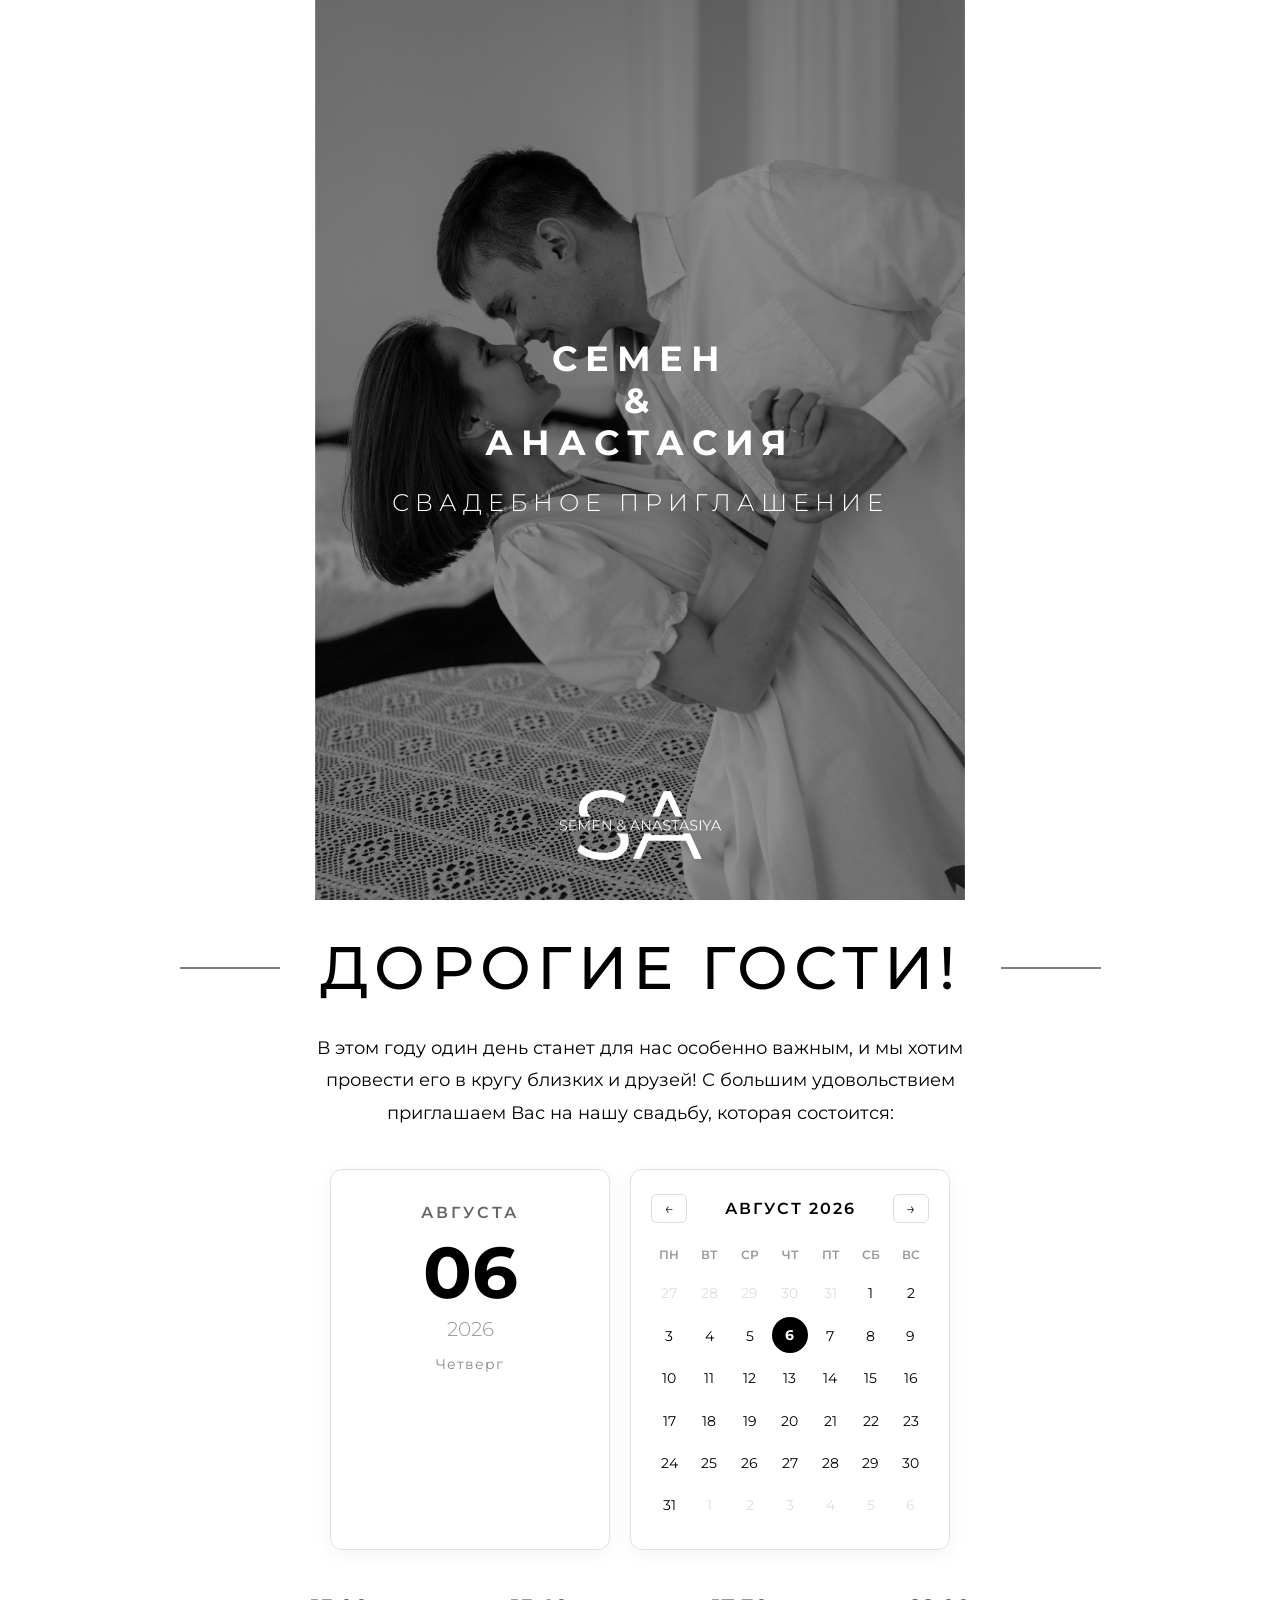
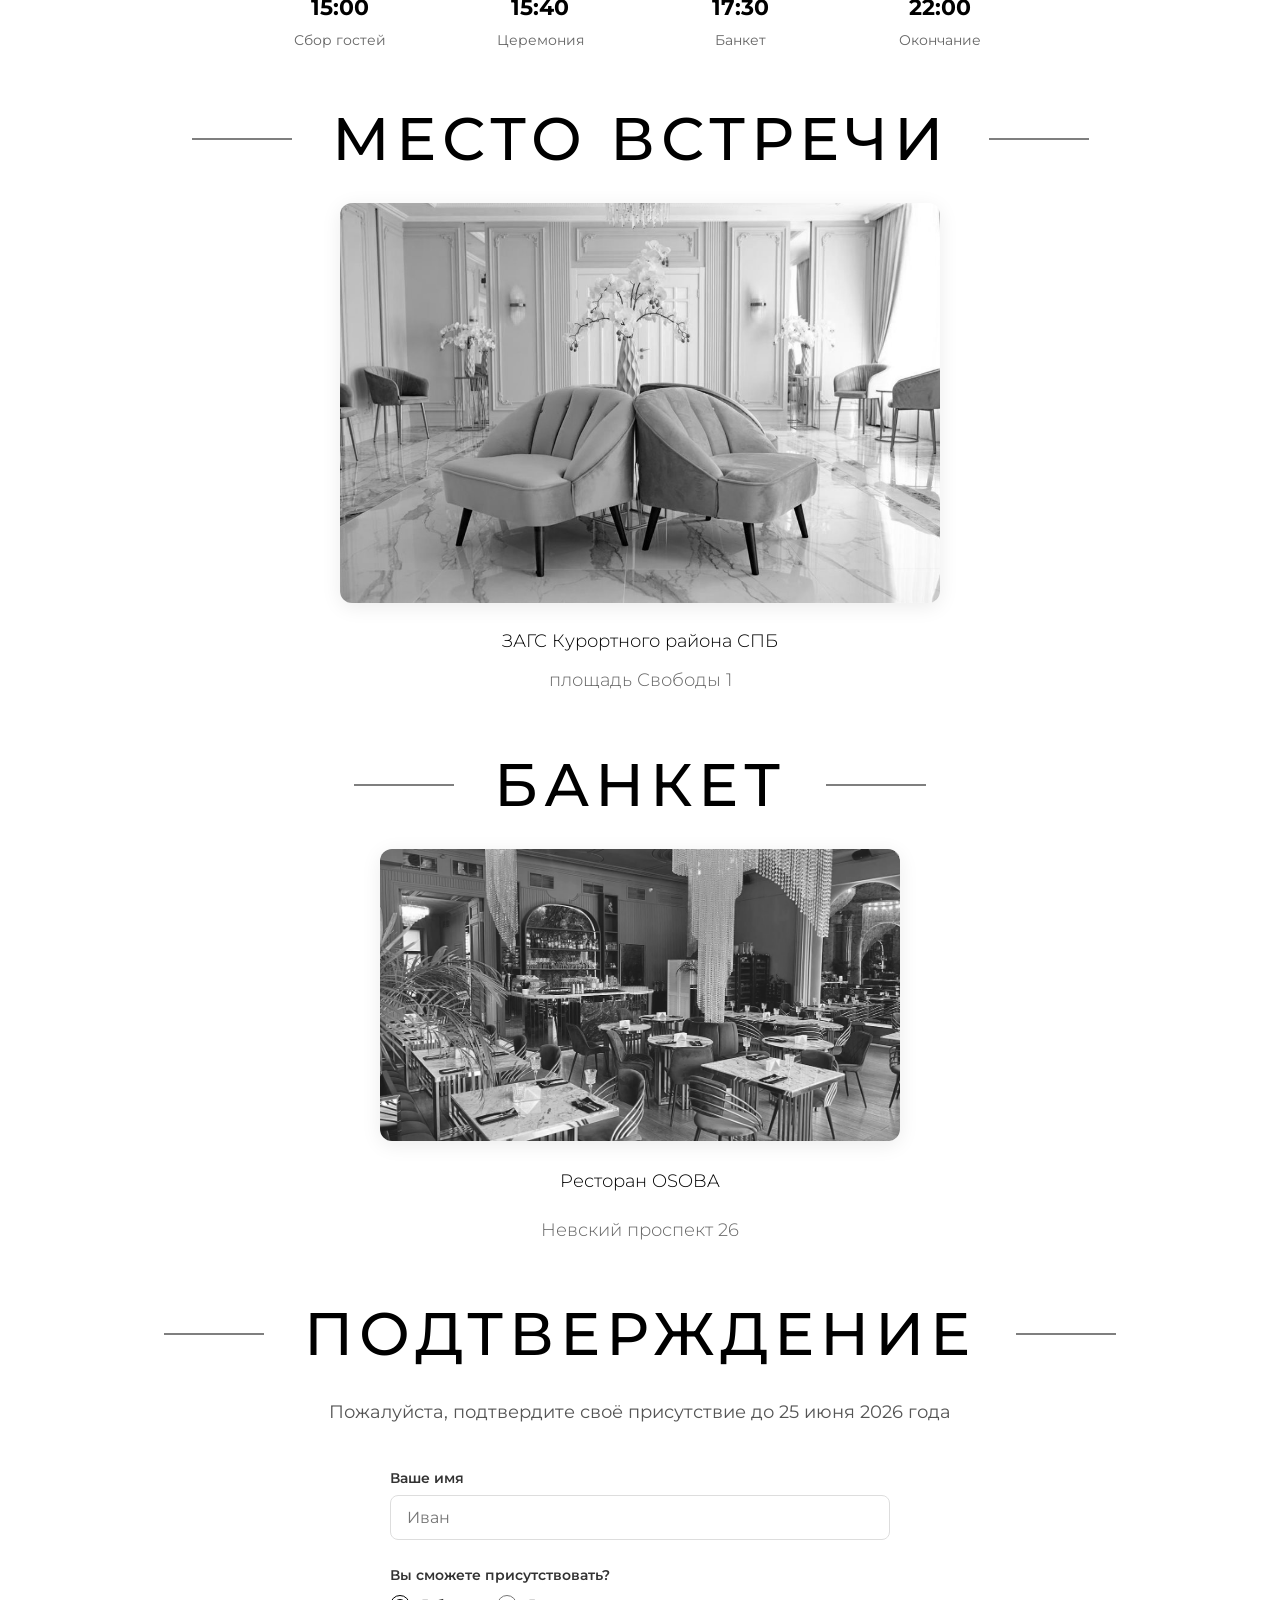
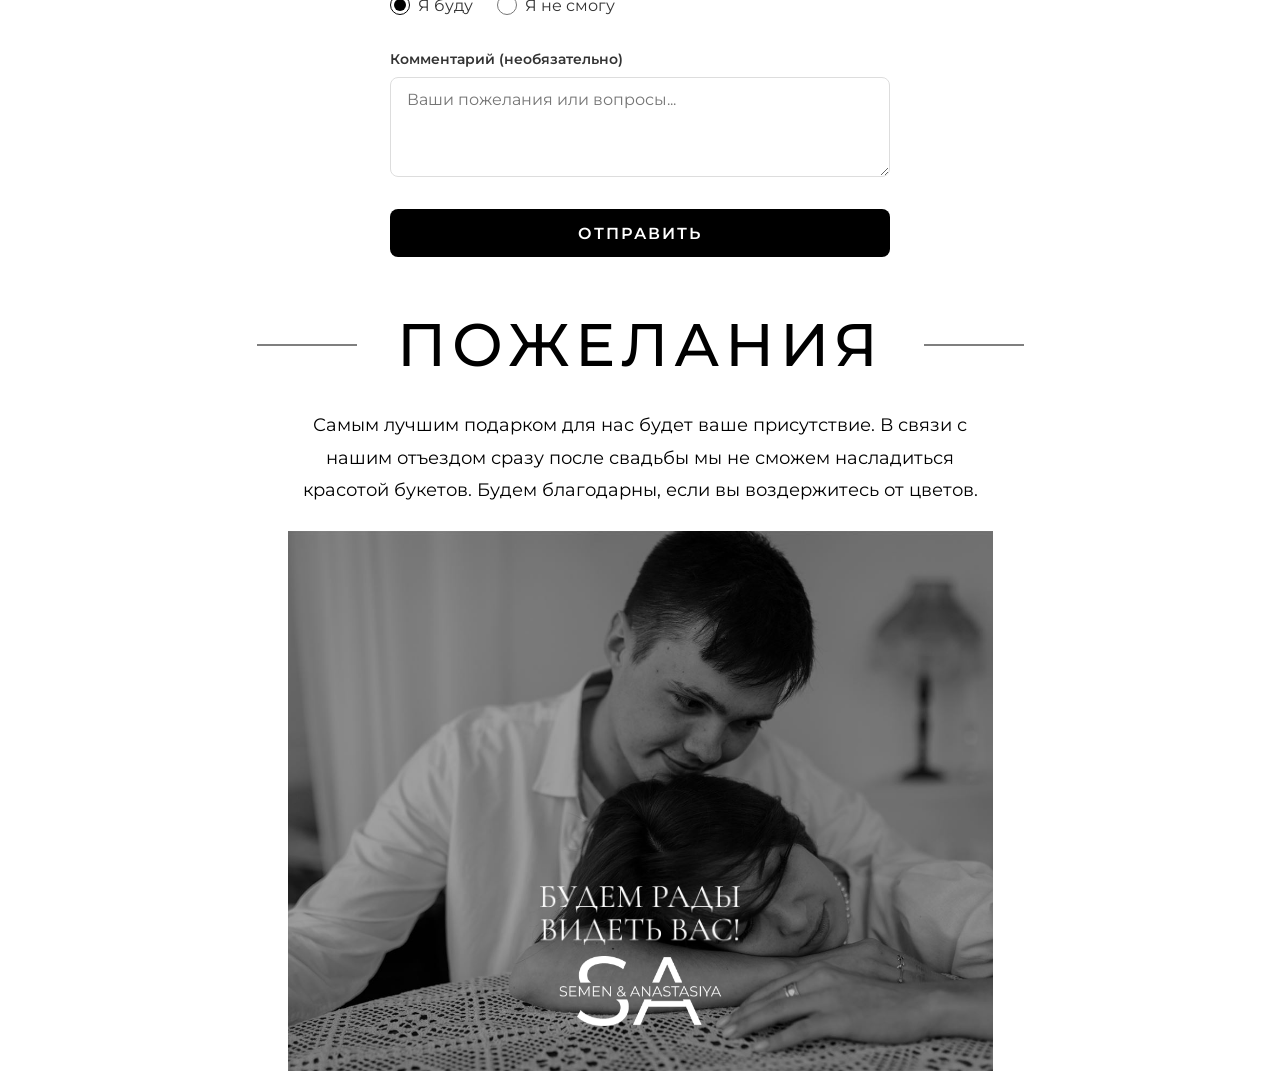
<file: index.html>
<!DOCTYPE html>
<html lang="ru">

<head>
    <meta charset="UTF-8">
    <meta name="viewport" content="width=device-width, initial-scale=1.0">
    <title>Семен & Анастасия | Свадебное приглашение</title>
    <meta name="description" content="Свадебное приглашение Семена и Анастасии. 06 августа 2026 года.">
    <meta property="og:title" content="Семен & Анастасия — Свадебное приглашение">
    <meta property="og:description" content="06 августа 2026 года, ЗАГС Курортного района СПБ">
    <meta property="og:image" content="source-assets/images/tild3030-6563-4035-b261-646238646232_IMG_4398.jpg">
    <meta property="og:type" content="website">
    <meta name="color-scheme" content="only light">
    <link rel="preload" href="source-assets/images/tild6537-6232-4665-b935-393764326233_RTG.jpg" as="image">
    <link rel="stylesheet" href="styles.css">
</head>

<body>

    <!-- Parallax petals background (teardrop) -->
    <div class="parallax-container">
        <div class="parallax-layer" id="petals0"></div>
        <div class="parallax-layer" id="petals1"></div>
        <div class="parallax-layer" id="petals2"></div>
    </div>

    <!-- ============================================
    SECTION 1: HERO / COVER
    ============================================ -->
    <section id="hero" class="hero">
        <div class="hero__container">
            <img class="hero__bg anim-fadein" style="animation-delay: 0s;"
                src="source-assets/images/tild3030-6563-4035-b261-646238646232_IMG_4398.jpg"
                alt="Семен и Настя — совместное фото">
            <div class="hero__overlay anim-fadein" style="animation-delay: 0s;">
                <div class="hero__content">
                    <!-- ТЕКСТ: Измените на свои имена -->
                    <h1 class="hero__names">СЕМЕН <br> & <br> АНАСТАСИЯ</h1>
                    <!-- ТЕКСТ: Измените текст приглашения (например, "SAVE THE DATE") -->
                    <p class="hero__subtitle">СВАДЕБНОЕ ПРИГЛАШЕНИЕ</p>
                </div>
            </div>
            <!-- ФОТО: Замените на логотип (белый, прозрачный PNG). Рекомендуемый размер: 511x246 px -->
            <div class="hero__logo anim-fadein" style="animation-delay: 0.2s;">
                <img src="source-assets/images/tild3163-3934-4431-b132-323464366536_noroot.png"
                    alt="Декоративный логотип">
            </div>

            <!-- Scroll indicator — подсказывает листать вниз -->
            <div class="hero__scroll-indicator" id="scrollIndicator">
                <span class="hero__scroll-arrow"></span>
            </div>
        </div>
    </section>

    <!-- ============================================
    SECTION 3: INVITATION / DATE / VENUE
    ============================================ -->
    <section id="invitation" class="section invitation">
        <div class="container">
            <!-- ЗАГОЛОВОК: Дорогие гости! -->
            <h2 class="section__heading anim-fadeinup anim-paused" style="animation-delay: 0s;">Дорогие гости!</h2>

            <!-- ТЕКСТ: Измените текст приглашения -->
            <p class="invitation__text anim-fadeinup anim-paused" style="animation-delay: 0.1s;">
                В этом году один день станет для нас особенно важным, и мы хотим провести его
                в кругу близких и друзей! С большим удовольствием приглашаем Вас на нашу
                свадьбу, которая состоится:
            </p>


            <!-- Calendar -->
            <div class="calendar-wrapper">
                <!-- ТЕКСТ: Измените дату на свою -->
                <div class="calendar-card anim-fadeinup anim-paused" style="animation-delay: 0.2s;">
                    <p class="calendar-card__month">АВГУСТА</p>
                    <p class="calendar-card__day">06</p>
                    <p class="calendar-card__year">2026</p>
                    <p class="calendar-card__day-of-week">Четверг</p>
                </div>

                <!-- Interactive calendar widget -->
                <div class="calendar-month anim-fadeinup anim-paused" style="animation-delay: 0.3s;">
                    <div class="calendar-month__header">
                        <button class="calendar-month__nav" id="calPrev" aria-label="Предыдущий месяц">&larr;</button>
                        <span class="calendar-month__title" id="calTitle">Август 2026</span>
                        <button class="calendar-month__nav" id="calNext" aria-label="Следующий месяц">&rarr;</button>
                    </div>
                    <div class="calendar-month__grid" id="calGrid">
                        <span class="calendar-month__day-name">Пн</span>
                        <span class="calendar-month__day-name">Вт</span>
                        <span class="calendar-month__day-name">Ср</span>
                        <span class="calendar-month__day-name">Чт</span>
                        <span class="calendar-month__day-name">Пт</span>
                        <span class="calendar-month__day-name">Сб</span>
                        <span class="calendar-month__day-name">Вс</span>
                    </div>
                </div>
            </div>

            <!-- Time Schedule -->
            <!-- ТЕКСТ: Измените время и названия событий -->
            <div class="schedule">
                <div class="schedule__item anim-fadeinup anim-paused" style="animation-delay: 0.1s;">
                    <p class="schedule__time">15:00</p>
                    <p class="schedule__label">Сбор гостей</p>
                </div>
                <div class="schedule__divider"></div>
                <div class="schedule__item anim-fadeinup anim-paused" style="animation-delay: 0.2s;">
                    <p class="schedule__time">15:40</p>
                    <p class="schedule__label">Церемония</p>
                </div>
                <div class="schedule__divider"></div>
                <div class="schedule__item anim-fadeinup anim-paused" style="animation-delay: 0.3s;">
                    <p class="schedule__time">17:30</p>
                    <p class="schedule__label">Банкет</p>
                </div>
                <div class="schedule__divider"></div>
                <div class="schedule__item anim-fadeinup anim-paused" style="animation-delay: 0.4s;">
                    <p class="schedule__time">22:00</p>
                    <p class="schedule__label">Окончание</p>
                </div>

            </div>
            <div class="venue__divider anim-fadeinright anim-paused" style="animation-delay: 0.2s;"></div>
            <!-- Venue -->
            <!-- ЗАГОЛОВОК: Место встречи -->
            <h2 class="section__heading anim-fadeinup anim-paused" style="animation-delay: 0.1s;">Место встречи</h2>

            <!-- ТЕКСТ: Измените название банкетного зала и адрес -->
            <div class="venue">
                <div class="venue__image anim-fadeinup anim-paused" style="animation-delay: 0.2s;">
                    <img src="source-assets/images/ZASGS.png" alt="ЗАГС Курортного района СПБ" />
                </div>
                <div class="venue__name anim-fadeinup anim-paused" style="animation-delay: 0.3s;">
                    ЗАГС Курортного района СПБ
                </div>
                <div class="venue__address anim-fadeinup anim-paused" style="animation-delay: 0.4s;">
                    площадь Свободы 1
                </div>
            </div>
            <div class="venue__divider anim-fadeinright anim-paused" style="animation-delay: 0.8s;"></div>
        </div>
    </section>

    <!-- ============================================
    SECTION 8.5: BANQUET ADDRESS — ресторан OSOBA
    ============================================ -->
    <section id="banquet" class="section banquet">
        <div class="container">
            <!-- ЗАГОЛОВОК: Адрес банкета -->
            <h2 class="section__heading anim-fadeinup anim-paused" style="animation-delay: 0.1s;">БАНКЕТ</h2>

            <div class="banquet">
                <!-- ФОТО: Ресторан OSOBA -->
                <div class="venue__image anim-fadeinup anim-paused" style="animation-delay: 0.2s;">
                    <img src="source-assets/images/OSOBA.png" alt="Ресторан OSOBA" />
                </div>
                <!-- ТЕКСТ: Приглашение на банкет -->
                <p class="banquet__text anim-fadeinup anim-paused" style="animation-delay: 0.3s;">
                    Ресторан OSOBA
                </p>
                <!-- АДРЕС: Ресторана -->
                <div class="venue__address anim-fadeinup anim-paused" style="animation-delay: 0.4s;">
                    Невский проспект 26
                </div>
            </div>

            <div class="venue__divider anim-fadeinright anim-paused" style="animation-delay: 0.5s;"></div>
        </div>
    </section>

    <!-- ============================================
    SECTION 9: RSVP / CONFIRMATION FORM
    ============================================ -->
    <section id="rsvp" class="section rsvp">
        <div class="container">
            <!-- ТЕКСТ: Измените заголовок формы -->
            <h2 class="section__heading anim-fadeinup anim-paused" style="animation-delay: 0s;">Подтверждение</h2>

            <!-- ТЕКСТ: Измените текст приглашения к заполнению формы -->
            <p class="rsvp__subtitle anim-fadeinup anim-paused" style="animation-delay: 0.1s;">
                Пожалуйста, подтвердите своё присутствие до 25 июня 2026 года
            </p>

            <!-- ФОРМА: Данные отправляются через JSONP в Telegram (см. TELEGRAM_SETUP.md).
                 Для настройки: создайте Telegram бота через @BotFather → разверните Cloudflare Worker →
                 вставьте URL Worker-а в script.js (переменная TELEGRAM_WORKER_URL).
                 Токен бота хранится в переменных окружения Worker-а, не в коде. -->
            <form class="rsvp__form anim-fadeinup anim-paused" style="animation-delay: 0.2s;" action="#" method="post"
                id="rsvpForm">
                <!-- ТЕКСТ: Измените label поля "Имя" -->
                <div class="form-group">
                    <label for="guestName">Ваше имя</label>
                    <input type="text" id="guestName" name="name" placeholder="Иван" required>
                </div>

                <!-- ТЕКСТ: Измените варианты статуса -->
                <div class="form-group">
                    <label>Вы сможете присутствовать?</label>
                    <div class="radio-group">
                        <label>
                            <input type="radio" name="status" value="yes" checked>
                            Я буду
                        </label>
                        <label>
                            <input type="radio" name="status" value="no">
                            Я не смогу
                        </label>
                    </div>
                </div>

                <!-- ТЕКСТ: Измените placeholder комментария -->
                <div class="form-group">
                    <label for="guestComment">Комментарий (необязательно)</label>
                    <textarea id="guestComment" name="comment" placeholder="Ваши пожелания или вопросы..."></textarea>
                </div>

                <button type="submit" class="btn-submit">Отправить</button>
                <!-- После отправки форма показывает уведомление (см. JS) -->
                <p id="formFeedback" style="margin-top:16px; font-size:14px; color:#555; display:none;"></p>
            </form>
        </div>
    </section>

    <!-- ============================================
    SECTION 11: GIFT WISHES
    ============================================ -->

    <section id="gift" class="section gift">
        <div class="venue__divider anim-fadeinright anim-paused" style="animation-delay: 0.2s;"></div>
        <div class="container">
            <!-- ЗАГОЛОВОК: Пожелания -->
            <h2 class="section__heading anim-fadeinup anim-paused" style="animation-delay: 0s;">Пожелания</h2>


            <!-- ТЕКСТ: Измените текст пожеланий -->
            <p class="gift__text anim-fadeinup anim-paused" style="animation-delay: 0.2s;">
                Самым лучшим подарком для нас будет ваше присутствие.
                В связи с нашим отъездом сразу после свадьбы мы не сможем насладиться красотой букетов.
                Будем благодарны, если вы воздержитесь от цветов.
            </p>
        </div>
    </section>

    <!-- ============================================


       <!-- ============================================
    SECTION 13: FOOTER / DECORATIVE
    ============================================ -->
    <section id="footer" class="footer">
        <!-- ФОТО: Чёрная плашка с паттерном RTG (ваза/флористика). -->
        <div class="footer__bg anim-zoomin anim-paused" style="animation-delay: 0s;"></div>
        <!-- ФОТО: Декоративные элементы поверх фона. Замените src на свои PNG -->
        <img class="footer__deco footer__deco--1 anim-zoomin anim-paused" style="animation-delay: 0.3s;"
            src="source-assets/images/tild3238-3535-4631-a362-356463356365_noroot.png" alt="Декоративный элемент">
        <img class="footer__deco footer__deco--2 anim-zoomin anim-paused" style="animation-delay: 0.5s;"
            src="source-assets/images/tild3163-3934-4431-b132-323464366536_noroot.png" alt="Декоративный элемент">
    </section>

    <!-- ============================================
    JAVASCRIPT
    ============================================ -->
    <script src="script.js" defer></script>
</body>

</html>
</file>
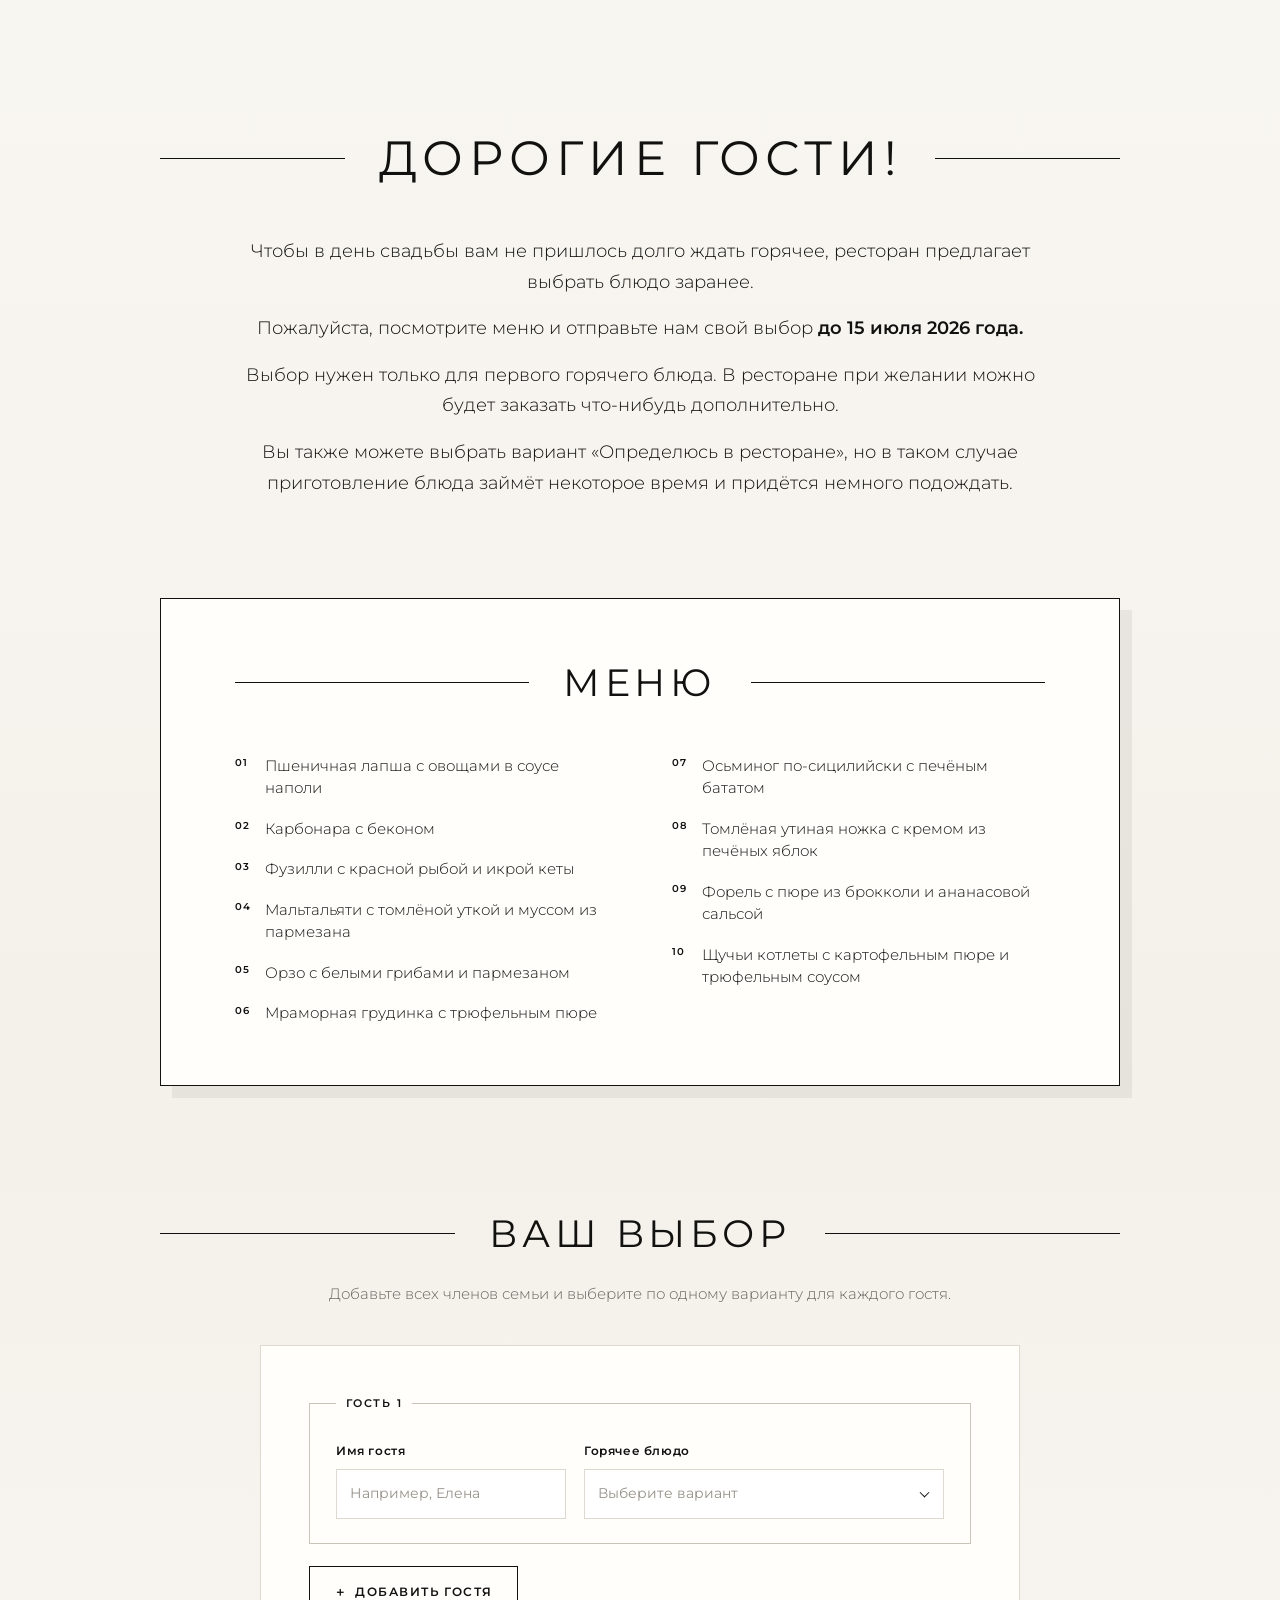
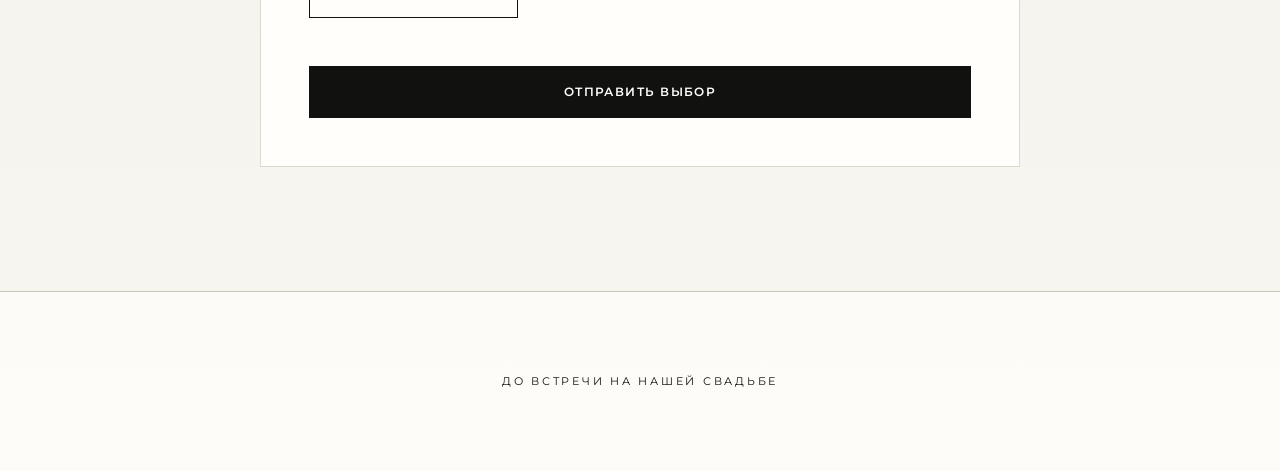
<file: menu/index.html>
<!DOCTYPE html>
<html lang="ru">
<head>
    <meta charset="UTF-8">
    <meta name="viewport" content="width=device-width, initial-scale=1.0">
    <meta name="theme-color" content="#f4f1eb">
    <meta name="color-scheme" content="only light">
    <meta name="description" content="Выбор горячего блюда к свадьбе Семёна и Анастасии">
    <title>Выбор горячего | Семён & Анастасия</title>
    <link rel="stylesheet" href="styles.css">
</head>
<body>
    <div class="petals" aria-hidden="true">
        <div class="petals__layer" id="petalsLarge"></div>
        <div class="petals__layer" id="petalsMedium"></div>
        <div class="petals__layer" id="petalsSmall"></div>
    </div>

    <main>
        <section class="welcome section-shell" aria-labelledby="welcome-title">
            <div class="ornament-title">
                <span aria-hidden="true"></span>
                <h2 id="welcome-title">Дорогие гости!</h2>
                <span aria-hidden="true"></span>
            </div>

            <div class="welcome__copy">
                <p>Чтобы в день свадьбы вам не пришлось долго ждать горячее, ресторан предлагает выбрать блюдо заранее.</p>
                <p>Пожалуйста, посмотрите меню и отправьте нам свой выбор <strong>до 15 июля 2026 года.</strong></p>
                <p>Выбор нужен только для первого горячего блюда. В ресторане при желании можно будет заказать что-нибудь дополнительно.</p>
                <p>Вы также можете выбрать вариант «Определюсь в ресторане», но в таком случае приготовление блюда займёт некоторое время и придётся немного подождать.</p>
            </div>
        </section>

        <section class="menu-section section-shell" aria-labelledby="menu-title">
            <div class="ornament-title ornament-title--compact">
                <span aria-hidden="true"></span>
                <h2 id="menu-title">Меню</h2>
                <span aria-hidden="true"></span>
            </div>

            <ol class="dish-list">
                <li>Пшеничная лапша с овощами в соусе наполи</li>
                <li>Карбонара с беконом</li>
                <li>Фузилли с красной рыбой и икрой кеты</li>
                <li>Мальтальяти с томлёной уткой и муссом из пармезана</li>
                <li>Орзо с белыми грибами и пармезаном</li>
                <li>Мраморная грудинка с трюфельным пюре</li>
                <li>Осьминог по-сицилийски с печёным бататом</li>
                <li>Томлёная утиная ножка с кремом из печёных яблок</li>
                <li>Форель с пюре из брокколи и ананасовой сальсой</li>
                <li>Щучьи котлеты с картофельным пюре и трюфельным соусом</li>
            </ol>
        </section>

        <section class="choice section-shell" aria-labelledby="choice-title">
            <div class="ornament-title ornament-title--compact">
                <span aria-hidden="true"></span>
                <h2 id="choice-title">Ваш выбор</h2>
                <span aria-hidden="true"></span>
            </div>
            <p class="choice__lead">Добавьте всех членов семьи и выберите по одному варианту для каждого гостя.</p>

            <div class="form-card">
                <form id="menuForm" novalidate>
                    <div id="guestList" class="guest-list"></div>

                    <button class="button button--secondary" type="button" id="addGuest">
                        <span aria-hidden="true">＋</span> Добавить гостя
                    </button>

                    <p class="form-feedback" id="formFeedback" role="alert" aria-live="polite"></p>
                    <button class="button button--primary" type="submit" id="submitButton">Отправить выбор</button>
                </form>

                <div class="success" id="successPanel" hidden>
                    <div class="success__mark" aria-hidden="true">✓</div>
                    <h3>Спасибо!</h3>
                    <p>Мы получили ваш выбор:</p>
                    <ul id="successList"></ul>
                    <p class="success__note">Если планы изменятся, заполните форму ещё раз — мы учтём последнее сообщение.</p>
                    <button class="button button--secondary" type="button" id="editChoice">Изменить выбор</button>
                </div>
            </div>
        </section>
    </main>

    <footer class="menu-footer">
        <p>До встречи на нашей свадьбе</p>
    </footer>

    <template id="guestTemplate">
        <fieldset class="guest-card">
            <legend>Гость <span class="guest-number"></span></legend>
            <button class="guest-card__remove" type="button" aria-label="Удалить гостя">×</button>
            <div class="field">
                <label>Имя гостя</label>
                <input class="guest-name" type="text" autocomplete="name" placeholder="Например, Елена" required>
                <span class="field__error">Пожалуйста, укажите имя.</span>
            </div>
            <div class="field">
                <label>Горячее блюдо</label>
                <div class="select-wrap">
                    <select class="guest-dish" required>
                        <option value="">Выберите вариант</option>
                    </select>
                </div>
                <span class="field__error">Пожалуйста, выберите вариант.</span>
            </div>
        </fieldset>
    </template>

    <script src="script.js?v=2" defer></script>
</body>
</html>
</file>
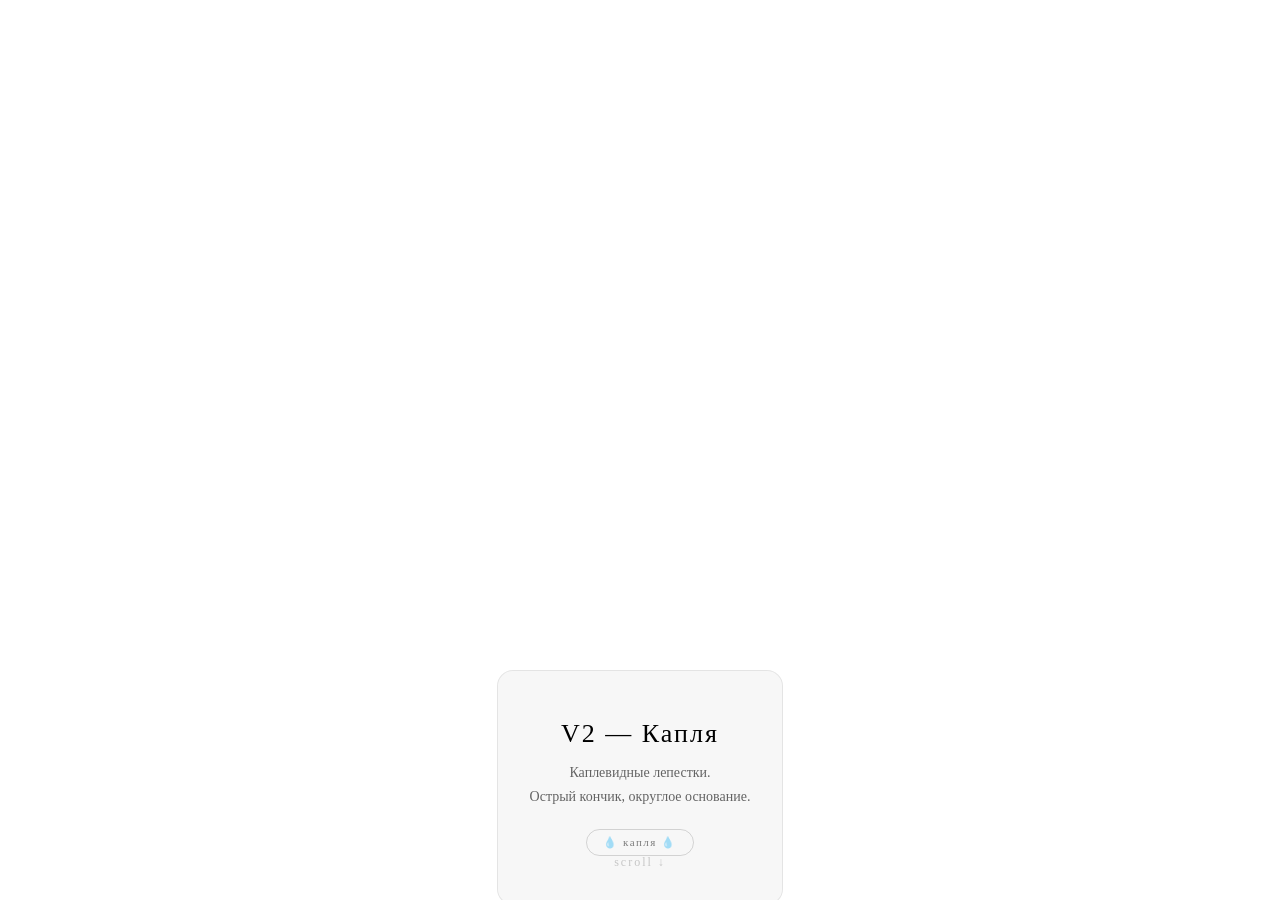
<file: backgrounds/bg-01-v2-teardrop.html>
<!DOCTYPE html>
<html lang="ru">
<head>
<meta charset="UTF-8">
<meta name="viewport" content="width=device-width, initial-scale=1.0">
<title>Фон — Каплевидные лепестки</title>
<style>
  * { margin: 0; padding: 0; box-sizing: border-box; }
  html, body { width: 100%; min-height: 100vh; overflow-x: hidden; }
  body { font-family: 'Georgia', 'Times New Roman', serif; background: #ffffff; color: #555; }
  .parallax-container { position: fixed; top: 0; left: 0; width: 100%; height: 100%; perspective: 1px; overflow-x: hidden; overflow-y: auto; z-index: 0; }
  .parallax-layer { position: absolute; top: 0; left: 0; width: 100%; height: 100%; will-change: transform; }
  .layer-0 { transform: translateZ(0px) scale(1); }
  .layer-1 { transform: translateZ(-0.5px) scale(1.5); }
  .layer-2 { transform: translateZ(-1px) scale(2); }
  .petal { position: absolute; opacity: 0; animation: fall var(--dur) linear var(--delay) infinite; }
  .petal .p-inner {
    position: absolute; top: 0; left: 50%;
    width: 100%; height: 100%;
    border-radius: 50% 50% 50% 0;
    transform: translateX(-50%) rotate(45deg);
  }
  @keyframes fall {
    0%   { transform: translateY(-8vh) translateX(0px) rotate(0deg); opacity: 0; }
    4%   { opacity: 0.7; }
    20%  { transform: translateY(120vh) translateX(var(--dx1)) rotate(var(--r1)); opacity: 0.55; }
    40%  { transform: translateY(240vh) translateX(var(--dx2)) rotate(var(--r2)); opacity: 0.45; }
    60%  { transform: translateY(360vh) translateX(var(--dx3)) rotate(var(--r3)); opacity: 0.4; }
    80%  { transform: translateY(480vh) translateX(var(--dx4)) rotate(var(--r4)); opacity: 0.35; }
    96%  { opacity: 0.2; }
    100% { transform: translateY(600vh) translateX(var(--dx5)) rotate(var(--r5)); opacity: 0; }
  }
  .demo-content { position: relative; z-index: 10; display: flex; flex-direction: column; align-items: center; justify-content: center; min-height: 500vh; padding: 40px 20px; }
  .demo-card { max-width: 500px; margin: 70vh auto; background: rgba(0,0,0,0.03); backdrop-filter: blur(10px); border: 1px solid rgba(0,0,0,0.08); border-radius: 16px; padding: 48px 32px; text-align: center; }
  .demo-card h1 { font-size: 26px; color: #000; margin-bottom: 12px; font-weight: 400; letter-spacing: 2px; }
  .demo-card p { font-size: 14px; line-height: 1.7; color: rgba(0,0,0,0.6); margin-bottom: 20px; }
  .demo-card .tag { display: inline-block; padding: 6px 16px; border: 1px solid rgba(0,0,0,0.15); border-radius: 20px; font-size: 11px; color: rgba(0,0,0,0.5); letter-spacing: 1.5px; }
  .scroll-hint { position: fixed; bottom: 30px; left: 50%; transform: translateX(-50%); font-size: 12px; color: rgba(0,0,0,0.2); letter-spacing: 2px; z-index: 20; animation: pulse 2s ease-in-out infinite; }
  @keyframes pulse { 0%, 100% { opacity: 0.2; } 50% { opacity: 0.6; } }
</style>
</head>
<body>
<div class="parallax-container">
  <div class="parallax-layer layer-0" id="petals0"></div>
  <div class="parallax-layer layer-1" id="petals1"></div>
  <div class="parallax-layer layer-2" id="petals2"></div>
  <div class="demo-content">
    <div class="demo-card"><h1>V2 — Капля</h1><p>Каплевидные лепестки.<br>Острый кончик, округлое основание.</p><div class="tag">💧 капля 💧</div></div>
    <div class="demo-card"><h1>Форма капли</h1><p>border-radius: 50% 50% 50% 0 + rotate(45deg). Напоминает лепесток вишни или сливы.</p><div class="tag">✦ border-radius ✦</div></div>
    <div class="demo-card"><h1>Ч/Б стиль</h1><p>Оттенки чёрного на белом фоне. Минималистично и элегантно.</p><div class="tag">❖ монохром ❖</div></div>
    <div class="demo-card"><h1>600vh высоты</h1><p>375 лепестков падают от -8vh до 600vh.</p><div class="tag">❖ вся страница ❖</div></div>
  </div>
</div>
<div class="scroll-hint">scroll ↓</div>
<script>
(function() {
  function spawnPetals(containerId, count, cfg) {
    const c = document.getElementById(containerId);
    for (let i = 0; i < count; i++) {
      const el = document.createElement('div'); el.className = 'petal';
      const size = cfg.sizeMin + Math.random() * (cfg.sizeMax - cfg.sizeMin);
      const w = size * 0.72; const h = size;
      el.style.width = w + 'px'; el.style.height = h + 'px';
      el.style.left = (Math.random() * 98) + '%';
      const dark = cfg.darkMin + Math.random() * (cfg.darkMax - cfg.darkMin);
      const inner = document.createElement('span'); inner.className = 'p-inner';
      inner.style.cssText = 'width:100%;height:100%;background:radial-gradient(ellipse at 50% 50%,rgba(0,0,0,'+(dark*0.4)+') 0%,rgba(0,0,0,'+(dark*0.6)+') 40%,rgba(0,0,0,'+dark+') 100%)';
      el.appendChild(inner);
      const dx1=(Math.random()-0.5)*100; const dx2=(Math.random()-0.5)*130; const dx3=(Math.random()-0.5)*120; const dx4=(Math.random()-0.5)*110; const dx5=(Math.random()-0.5)*80;
      el.style.setProperty('--dx1',dx1+'px'); el.style.setProperty('--dx2',dx2+'px'); el.style.setProperty('--dx3',dx3+'px'); el.style.setProperty('--dx4',dx4+'px'); el.style.setProperty('--dx5',dx5+'px');
      const r1=(Math.random()-0.5)*360; const r2=(Math.random()-0.5)*720; const r3=(Math.random()-0.5)*1080; const r4=(Math.random()-0.5)*1440; const r5=(Math.random()-0.5)*1800;
      el.style.setProperty('--r1',r1+'deg'); el.style.setProperty('--r2',r2+'deg'); el.style.setProperty('--r3',r3+'deg'); el.style.setProperty('--r4',r4+'deg'); el.style.setProperty('--r5',r5+'deg');
      const dur=cfg.durMin+Math.random()*(cfg.durMax-cfg.durMin); const delay=Math.random()*cfg.durMax*2;
      el.style.setProperty('--dur',dur+'s'); el.style.setProperty('--delay',-delay+'s');
      c.appendChild(el);
    }
  }
  spawnPetals('petals0',150,{sizeMin:18,sizeMax:28,durMin:270,durMax:440,darkMin:0.15,darkMax:0.35});
  spawnPetals('petals1',120,{sizeMin:11,sizeMax:17,durMin:375,durMax:610,darkMin:0.08,darkMax:0.2});
  spawnPetals('petals2',105,{sizeMin:6,sizeMax:10,durMin:545,durMax:950,darkMin:0.04,darkMax:0.12});
})();
</script>
</body>
</html>
</file>
<file: styles.css>
/* ============================================
               RESET & BASE
            ============================================ */
        *, *::before, *::after {
            margin: 0;
            padding: 0;
            box-sizing: border-box;
        }

        html {
            scroll-behavior: smooth;
            overflow-x: hidden;
        }

        body {
            font-family: 'Montserrat', 'Arial', sans-serif;
            font-size: 18px;
            line-height: 1.6;
            color: #000000;

            -webkit-font-smoothing: antialiased;
            -moz-osx-font-smoothing: grayscale;
            overflow-x: hidden;
        }

        /* ============================================
               SCROLL INDICATOR KEYFRAMES
            ============================================ */
        @keyframes scrollBounce {
            0%, 20%, 50%, 80%, 100% {
                transform: translateY(0) rotate(45deg);
            }
            40% {
                transform: translateY(-10px) rotate(45deg);
            }
            60% {
                transform: translateY(-5px) rotate(45deg);
            }
        }

        @keyframes scrollPulse {
            0%, 100% { opacity: 1; }
            50% { opacity: 0.4; }
        }

        a {
            color: #ff8562;
            text-decoration: none;
        }

        a:hover {
            text-decoration: underline;
        }

        img {
            max-width: 100%;
            height: auto;
            display: block;
        }

        /* ============================================
               FONTS — Montserrat (local)
            ============================================ */
        @font-face {
            font-family: 'Montserrat';
            font-style: normal;
            font-weight: 100;
            src: url('source-assets/fonts/Montserrat-100.ttf') format('truetype');
            font-display: swap;
        }
        @font-face {
            font-family: 'Montserrat';
            font-style: normal;
            font-weight: 200;
            src: url('source-assets/fonts/Montserrat-200.ttf') format('truetype');
            font-display: swap;
        }
        @font-face {
            font-family: 'Montserrat';
            font-style: normal;
            font-weight: 300;
            src: url('source-assets/fonts/Montserrat-300.ttf') format('truetype');
            font-display: swap;
        }
        @font-face {
            font-family: 'Montserrat';
            font-style: normal;
            font-weight: 400;
            src: url('source-assets/fonts/Montserrat-400.ttf') format('truetype');
            font-display: swap;
        }
        @font-face {
            font-family: 'Montserrat';
            font-style: normal;
            font-weight: 500;
            src: url('source-assets/fonts/Montserrat-500.ttf') format('truetype');
            font-display: swap;
        }
        @font-face {
            font-family: 'Montserrat';
            font-style: normal;
            font-weight: 600;
            src: url('source-assets/fonts/Montserrat-600.ttf') format('truetype');
            font-display: swap;
        }
        @font-face {
            font-family: 'Montserrat';
            font-style: normal;
            font-weight: 700;
            src: url('source-assets/fonts/Montserrat-700.ttf') format('truetype');
            font-display: swap;
        }
        @font-face {
            font-family: 'Montserrat';
            font-style: normal;
            font-weight: 800;
            src: url('source-assets/fonts/Montserrat-800.ttf') format('truetype');
            font-display: swap;
        }
        @font-face {
            font-family: 'Montserrat';
            font-style: normal;
            font-weight: 900;
            src: url('source-assets/fonts/Montserrat-900.ttf') format('truetype');
            font-display: swap;
        }

        /* ============================================
               ANIMATIONS (Keyframes)
            ============================================ */
        @keyframes fadeIn {
            0%   { opacity: 0; }
            100% { opacity: 1; }
        }

        @keyframes fadeInUp {
            0% {
                opacity: 0;
                transform: translateY(30px);
            }
            100% {
                opacity: 1;
                transform: translateY(0);
            }
        }

        @keyframes fadeInLeft {
            0% {
                opacity: 0;
                transform: translateX(-30px);
            }
            100% {
                opacity: 1;
                transform: translateX(0);
            }
        }

        @keyframes fadeInRight {
            0% {
                opacity: 0;
                transform: translateX(30px);
            }
            100% {
                opacity: 1;
                transform: translateX(0);
            }
        }

        @keyframes zoomIn {
            0% {
                opacity: 0;
                transform: scale(0.92);
            }
            100% {
                opacity: 1;
                transform: scale(1);
            }
        }

        /* Animation classes */
        .anim-fadein {
            animation: fadeIn 1.2s ease-out both;
        }

        .anim-fadeinup {
            animation: fadeInUp 1s ease-out both;
        }

        .anim-fadeinleft {
            animation: fadeInLeft 0.8s ease-out both;
        }

        .anim-fadeinright {
            animation: fadeInRight 0.8s ease-out both;
        }

        .anim-zoomin {
            animation: zoomIn 3.6s cubic-bezier(0.25, 0.46, 0.45, 0.94) both;
        }

        /* Paused state — элемент удерживается в начальном кадре анимации (opacity: 0) */
        .anim-paused {
            animation-play-state: paused !important;
        }


        /* ============================================
               PARALLAX PETALS BACKGROUND (teardrop)
               вЂ” falling petal animation behind content
            ============================================ */
        .parallax-container {
            position: fixed;
            top: 0;
            left: 0;
            width: 100%;
            height: 100%;
            z-index: 0;
            pointer-events: none;
        }

        .parallax-layer {
            position: absolute;
            top: 0;
            left: 0;
            width: 100%;
            height: 100%;
        }

        .petal {
            position: absolute;
            opacity: 0;
            animation: fall var(--dur) linear var(--delay) infinite;
        }

        .petal .p-inner {
            position: absolute;
            top: 0;
            left: 50%;
            width: 100%;
            height: 100%;
            border-radius: 50% 50% 50% 0;
            transform: translateX(-50%) rotate(45deg);
        }

        @keyframes fall {
            0%   { transform: translateY(-8vh) translateX(0px) rotate(0deg); opacity: 0; }
            4%   { opacity: 0.7; }
            20%  { transform: translateY(120vh) translateX(var(--dx1)) rotate(var(--r1)); opacity: 0.55; }
            40%  { transform: translateY(240vh) translateX(var(--dx2)) rotate(var(--r2)); opacity: 0.45; }
            60%  { transform: translateY(360vh) translateX(var(--dx3)) rotate(var(--r3)); opacity: 0.4; }
            80%  { transform: translateY(480vh) translateX(var(--dx4)) rotate(var(--r4)); opacity: 0.35; }
            96%  { opacity: 0.2; }
            100% { transform: translateY(600vh) translateX(var(--dx5)) rotate(var(--r5)); opacity: 0; }
        }

        /* ============================================
               LAYOUT UTILITIES
            ============================================ */
        .container {
            max-width: 1200px;
            margin: 0 auto;
            padding: 0 20px;
        }

        .section {
            padding: 20px 20px;
        }

        /* Section Headings */
        .section__heading {
            font-family: 'Montserrat', 'Arial', sans-serif;
            font-size: 60px;
            font-weight: 500;
            letter-spacing: 6px;
            text-transform: uppercase;
            text-align: center;
            color: #000000;
            margin-bottom: 16px;
            position: relative;
            display: inline-block;
            padding: 0 40px;
        }

        /* Декоративные полоски слева и справа от заголовка */
        .section__heading::before,
        .section__heading::after {
            content: '';
            position: absolute;
            top: 50%;
            width: 100px;
            height: 1px;
            background-color: #000000;
            transform: translateY(-50%);
        }

        .section__heading::before {
            right: 100%;
        }

        .section__heading::after {
            left: 100%;
        }

        .section__heading-wrapper {
            text-align: center;
            margin-bottom: 16px;
        }

        .section__subheading {
            font-family: 'Montserrat', 'Arial', sans-serif;
            font-size: 22px;
            font-weight: 600;
            letter-spacing: 4px;
            text-transform: uppercase;
            text-align: center;
            color: #000000;
            margin-bottom: 24px;
        }

        /* ============================================
               SECTION 1: HERO
            ============================================ */
        .hero {
            position: relative;
            width: 100%;
            overflow: hidden;

            display: flex;
            flex-direction: column;
            align-items: center;
            justify-content: flex-start;
        }

        /* Внутренний контейнер, размер которого в точности совпадает
           с rendered-размером фото при object-fit: contain.
           Формула: width = min(100vw, 100vh * 1680/2324),
                    height = min(100vh, 100vw * 2324/1680).
           На широких экранах контейнер ограничен по высоте (100vh),
           на узких — по ширине (100vw). */
        .hero__container {
            position: relative;
            width: min(100vw, calc(100vh * (1680 / 2324)));
            height: min(100vh, calc(100vw * (2324 / 1680)));
            overflow: hidden;
            flex: 0 0 auto;
        }

        .hero__bg {
            position: absolute;
            top: 0;
            left: 0;
            width: 100%;
            height: 100%;
            object-fit: cover;
        }

        .hero__overlay {
            position: absolute;
            top: 0;
            left: 0;
            width: 100%;
            height: 100%;
            display: flex;
            flex-direction: column;
            align-items: center;
            justify-content: center;
            text-align: center;
            color: #ffffff;
        }

        .hero__content {
            width: 100%;
            padding: 40px 20px;
        }

        .hero__names {
            font-size: clamp(24px, 8vw, 35px);
            font-weight: 700;
            letter-spacing: 8px;
            text-transform: uppercase;
            margin-bottom: 20px;
            line-height: 1.2;
        }

        .hero__subtitle {
            font-size: clamp(14px, 2vw, 24px);
            font-weight: 300;
            letter-spacing: 6px;
            text-transform: uppercase;
            margin-bottom: 40px;
        }

        .hero__logo {
            position: absolute;
            bottom: 40px;
            left: 50%;
            transform: translateX(-50%);
            width: 200px;
            height: auto;
        }

        .hero__logo img {
            width: 100%;
            height: auto;
        }

        /* Scroll Indicator — анимированная стрелка вниз */
        .hero__scroll-indicator {
            position: absolute;
            bottom: 160px;
            left: 50%;
            transform: translateX(-50%);
            z-index: 10;
            display: flex;
            flex-direction: column;
            align-items: center;
            gap: 8px;
            opacity: 0;
            transition: opacity 0.6s ease;
            cursor: pointer;
        }

        .hero__scroll-indicator--hidden {
            opacity: 0;
            pointer-events: none;


        }

        .hero__scroll-text {
            font-size: 20px;
            font-weight: 400;
            letter-spacing: 2px;
            text-transform: uppercase;
            color: #ffffff;
            animation: scrollPulse 2s ease-in-out infinite;
        }

        .hero__scroll-arrow {
            display: block;
            width: 72px;
            height: 72px;
            border-right: 4px solid #ffffff;
            border-bottom: 4px solid #ffffff;
            transform: rotate(45deg);
            animation: scrollBounce 2s ease-in-out infinite;
        }

        /* ============================================
               SECTION 3: INVITATION / DATE / VENUE
            ============================================ */
        .invitation {
            position: relative;
            text-align: center;
        }

        .invitation__text {
            max-width: 700px;
            margin: 0 auto 40px;
            font-size: 18px;
            font-weight: 400;
            line-height: 1.8;
        }


        /* Calendar Widget */
        .calendar-wrapper {
            display: flex;
            justify-content: center;
            margin-bottom: 40px;
        }

        .calendar-card {
            display: inline-block;
            background: #ffffff;
            border: 1px solid #e0e0e0;
            border-radius: 12px;
            padding: 30px;
            text-align: center;
            box-shadow: 0 4px 20px rgba(0,0,0,0.05);
            min-width: 280px;
        }

        .calendar-card__month {
            font-size: 16px;
            font-weight: 600;
            letter-spacing: 3px;
            text-transform: uppercase;
            margin-bottom: 10px;
            color: #666;
        }

        .calendar-card__day {
            font-size: 72px;
            font-weight: 700;
            line-height: 1;
            margin-bottom: 5px;
            color: #000;
        }

        .calendar-card__year {
            font-size: 20px;
            font-weight: 300;
            color: #999;
        }

        .calendar-card__day-of-week {
            font-size: 14px;
            font-weight: 400;
            color: #888;
            margin-top: 8px;
            letter-spacing: 1px;
        }

        /* Full Month Calendar */
        .calendar-month {
            display: inline-block;
            background: #ffffff;
            border: 1px solid #e0e0e0;
            border-radius: 12px;
            padding: 24px 20px;
            margin-left: 20px;
            box-shadow: 0 4px 20px rgba(0,0,0,0.05);
            min-width: 320px;
        }

        .calendar-month__header {
            display: flex;
            justify-content: space-between;
            align-items: center;
            margin-bottom: 16px;
            font-weight: 600;
            font-size: 16px;
        }

        .calendar-month__nav {
            background: none;
            border: 1px solid #ddd;
            border-radius: 6px;
            padding: 4px 12px;
            cursor: pointer;
            font-size: 16px;
            font-family: inherit;
            color: #333;
            transition: background 0.2s;
        }

        .calendar-month__nav:hover {
            background: #f5f5f5;
        }

        .calendar-month__title {
            font-size: 16px;
            letter-spacing: 2px;
            text-transform: uppercase;
        }

        .calendar-month__grid {
            display: grid;
            grid-template-columns: repeat(7, 1fr);
            gap: 4px;
            text-align: center;
        }

        .calendar-month__day-name {
            font-size: 12px;
            font-weight: 600;
            color: #999;
            padding: 6px 4px;
            text-transform: uppercase;
        }

        .calendar-month__day {
            font-size: 14px;
            font-weight: 400;
            padding: 8px 4px;
            border-radius: 6px;
            cursor: default;
            transition: background 0.2s;
        }

        .calendar-month__day--other {
            color: #ddd;
        }

        .calendar-month__day--highlight {
            background-color: #000;
            color: #fff;
            font-weight: 700;
            border-radius: 50%;
            width: 36px;
            height: 36px;
            display: flex;
            align-items: center;
            justify-content: center;
            margin: 0 auto;
        }

        /* Time Schedule */
        .schedule {
            display: flex;
            justify-content: center;
            gap: 40px;
            max-width: 700px;
            margin: 0 auto 40px;
        }

        .schedule__item {
            text-align: center;
            min-width: 120px;
        }

        .schedule__time {
            font-size: 22px;
            font-weight: 700;
            color: #000;
            margin-bottom: 4px;
        }

        .schedule__label {
            font-size: 14px;
            font-weight: 400;
            color: #666;
        }

        .schedule__divider {
            width: 1px;
            background: #ddd;
            align-self: stretch;
        }

        /* Venue Info */
        .venue {
            text-align: center;
            max-width: 600px;
            margin: 0 auto;
        }

        .venue__name {
            font-size: 18px;
            font-weight: 300;
            margin-bottom: 8px;
        }

        .venue__address {
            font-size: 18px;
            font-weight: 300;
            color: #666;
            line-height: 1.8;
        }

        .venue__image {
            margin-bottom: 24px;
            border-radius: 12px;
            overflow: hidden;
            box-shadow: 0 4px 20px rgba(0,0,0,0.08);
        }
        .venue__image img {
            display: block;
            width: 100%;
            height: auto;
        }

        /* Banquet (OSOBA) */
        .banquet {
            text-align: center;
            max-width: 600px;
            margin: 0 auto;
        }

        .banquet__text {
            font-size: 18px;
            font-weight: 300;
            margin-bottom: 16px;
            line-height: 1.8;
        }

        .venue__divider {
            width: 100%;
            height: 1px;
            background-color: #000;
            margin: 30px auto;
            display: none;
        }


        /* ============================================
               SECTION 9: RSVP FORM
            ============================================ */
        .rsvp {
            text-align: center;
        }

        .rsvp__subtitle {
            font-size: 18px;
            font-weight: 400;
            color: #555;
            margin-bottom: 40px;
        }

        .rsvp__form {
            max-width: 500px;
            margin: 0 auto;
            text-align: left;
        }

        .form-group {
            margin-bottom: 24px;
        }

        .form-group label {
            display: block;
            font-size: 14px;
            font-weight: 600;
            margin-bottom: 6px;
            color: #333;
        }

        .form-group input[type="text"],
        .form-group textarea {
            width: 100%;
            padding: 12px 16px;
            font-family: 'Montserrat', 'Arial', sans-serif;
            font-size: 16px;
            border: 1px solid #ddd;
            border-radius: 8px;
            background: #fff;
            transition: border-color 0.2s;
            outline: none;
        }

        .form-group input[type="text"]:focus,
        .form-group textarea:focus {
            border-color: #000;
        }

        .form-group textarea {
            min-height: 100px;
            resize: vertical;
        }

        .radio-group {
            display: flex;
            gap: 24px;
            flex-wrap: wrap;
        }

        .radio-group label {
            display: flex;
            align-items: center;
            gap: 8px;
            font-size: 16px;
            font-weight: 400;
            cursor: pointer;
        }

        .radio-group input[type="radio"] {
            width: 20px;
            height: 20px;
            accent-color: #000;
            cursor: pointer;
        }

        .btn-submit {
            display: block;
            width: 100%;
            padding: 14px 32px;
            font-family: 'Montserrat', 'Arial', sans-serif;
            font-size: 16px;
            font-weight: 600;
            letter-spacing: 2px;
            text-transform: uppercase;
            color: #fff;
            background-color: #000;
            border: none;
            border-radius: 8px;
            cursor: pointer;
            transition: background-color 0.2s, transform 0.2s;
            min-height: 48px;
        }

        .btn-submit:hover {
            background-color: #333;
            transform: translateY(-1px);
        }

        .btn-submit:active {
            transform: translateY(0);
        }

        /* ============================================
               SECTION 11: GIFT WISHES
            ============================================ */
        .gift {
            text-align: center;
            position: relative;
        }

        .gift__icon {
            margin: 0 auto 24px;
            width: 120px;
            height: 120px;
        }

        .gift__text {
            max-width: 700px;
            margin: 0 auto;
            font-size: 18px;
            font-weight: 400;
            line-height: 1.8;
        }


        /* ============================================
               SECTION 13: FOOTER / CLOSING
            ============================================ */
        .footer {
            position: relative;
            width: 100%;
            min-height: 550px;

            overflow: hidden;
        }

        .footer__bg {
            position: absolute;
            top: 0;
            left: calc(50% - 600px + 243px);
            width: 715px;
            height: 550px;

            border: 5px solid #ffffff;
            background-image: url('source-assets/images/tild6537-6232-4665-b935-393764326233_RTG.jpg');
            background-position: center center;
            background-size: cover;
            background-repeat: no-repeat;
            opacity: 0;
            transform: scale(0.92);
        }

        .footer__deco {
            position: absolute;
            width: 200px;
            height: auto;
            z-index: 2;
            opacity: 0;
            transform: scale(0.92);
        }

        .footer__deco--1 {
            top: 360px;
            left: 50%;
            margin-left: -100px;
        }

        .footer__deco--2 {
            top: 430px;
            left: 50%;
            margin-left: -100px;
        }

        /* ============================================
               RESPONSIVE: TABLET (768px)
            ============================================ */
        @media screen and (max-width: 768px) {
            body {
                font-size: 16px;
            }

            .section {
                padding: 16px 20px;
            }

            .spacer {
                padding: 14px 20px;
            }

            .section__heading::before,
            .section__heading::after {
                display: none;
            }

            .venue__divider {
                display: block;
            }

            .invitation__text {
                font-size: 16px;
            }

            .schedule {
                gap: 20px;
            }

            .schedule__item {
                min-width: 100px;
            }

            .schedule__time {
                font-size: 18px;
            }

            .calendar-wrapper {
                flex-direction: column;
                align-items: center;
                gap: 20px;
            }

            .calendar-month {
                margin-left: 0;
                min-width: 280px;
            }

            .calendar-card {
                min-width: 240px;
            }

            .section__heading {
                font-size: 40px;
                letter-spacing: 4px;
                padding: 0 20px;
            }

            .section__subheading {
                font-size: 18px;
                letter-spacing: 3px;
            }
        }

        /* ============================================
               RESPONSIVE: MOBILE (480px)
            ============================================ */
        @media screen and (max-width: 480px) {
            body {
                font-size: 14px;
            }

            .section {
                padding: 14px 16px;
            }

            .spacer {
                padding: 10px 16px;
            }
    
            .container {
                padding: 0 16px;
            }
    
            /* Hero */
            .hero__names {
                letter-spacing: 4px;
            }
    
            .hero__subtitle {
                letter-spacing: 3px;
            }
    
            .hero__logo {
                width: 140px;
                bottom: 30px;
            }
    
            /* Section Headings */
            .section__heading {
                font-size: 22px;
                letter-spacing: 4px;
                padding: 0 16px;
            }
    
            .section__subheading {
                font-size: 16px;
                letter-spacing: 3px;
            }

            /* Invitation */
            .invitation__text {
                font-size: 14px;
            }

            .schedule {
                flex-wrap: wrap;
                gap: 16px;
                justify-content: center;
            }

            .schedule__divider {
                display: none;
            }

            .schedule__item {
                width: calc(50% - 8px);
                min-width: auto;
            }

            .calendar-card {
                min-width: auto;
                width: 100%;
                max-width: 280px;
                padding: 20px;
            }

            .calendar-card__day {
                font-size: 56px;
            }

            .calendar-month {
                min-width: auto;
                width: 100%;
                max-width: 320px;
                padding: 16px;
            }

            /* RSVP */
            .rsvp__subtitle {
                font-size: 15px;
            }

            .form-group input[type="text"],
            .form-group textarea {
                font-size: 14px;
                padding: 10px 14px;
            }

            .radio-group {
                gap: 16px;
            }

            .btn-submit {
                font-size: 14px;
                padding: 12px 24px;
                min-height: 44px;
            }

            /* Gift */
            .gift__text {
                font-size: 14px;
            }

            .gift__icon {
                width: 80px;
                height: 80px;
            }

            /* Footer */
            .footer {
                min-height: 250px;
            }

            .footer__bg {
                top: 2px;
                left: 0;
                width: 100%;
                height: 100%;
                border-width: 3px;
            }

            .footer__deco {
                width: 85px;
            }

            .footer__deco--1 {
                top: 170px;
                margin-left: -42px;
            }

            .footer__deco--2 {
                top: 205px;
                width: 61px;
                margin-left: -30px;
            }
        }

        /* ============================================
               RESPONSIVE: VERY SMALL (320px)
            ============================================ */
        @media screen and (max-width: 360px) {
            .section__heading {
                font-size: 18px;
                letter-spacing: 3px;
            }

            .section__subheading {
                font-size: 14px;
                letter-spacing: 2px;
            }

            .calendar-month__day {
                font-size: 12px;
                padding: 6px 2px;
            }

            .calendar-month__day--highlight {
                width: 30px;
                height: 30px;
                font-size: 12px;
            }
        }
</file>
<file: menu/styles.css>
@font-face {
    font-family: 'Montserrat';
    src: url('../source-assets/fonts/Montserrat-300.ttf') format('truetype');
    font-weight: 300;
    font-display: swap;
}

@font-face {
    font-family: 'Montserrat';
    src: url('../source-assets/fonts/Montserrat-400.ttf') format('truetype');
    font-weight: 400;
    font-display: swap;
}

@font-face {
    font-family: 'Montserrat';
    src: url('../source-assets/fonts/Montserrat-500.ttf') format('truetype');
    font-weight: 500;
    font-display: swap;
}

@font-face {
    font-family: 'Montserrat';
    src: url('../source-assets/fonts/Montserrat-600.ttf') format('truetype');
    font-weight: 600;
    font-display: swap;
}

:root {
    --ink: #11110f;
    --muted: #66645f;
    --paper: #f4f1eb;
    --white: #fffefb;
    --line: #c9c4b9;
    --soft-line: #ded9cf;
    --error: #a43c35;
}

*, *::before, *::after {
    box-sizing: border-box;
}

html {
    scroll-behavior: smooth;
}

body {
    margin: 0;
    min-width: 320px;
    font-family: 'Montserrat', Arial, sans-serif;
    color: var(--ink);
    background: linear-gradient(180deg, #f8f6f1 0%, var(--paper) 52%, #f8f6f1 100%);
    font-size: 16px;
    line-height: 1.7;
    -webkit-font-smoothing: antialiased;
}

main,
.menu-footer {
    position: relative;
    z-index: 1;
}

button, input, select {
    font: inherit;
}

button {
    color: inherit;
}

.petals {
    position: fixed;
    inset: 0;
    z-index: 0;
    overflow: hidden;
    pointer-events: none;
}

.petals__layer {
    position: absolute;
    inset: 0;
}

.petal {
    position: absolute;
    opacity: 0;
    animation: petalFall var(--duration) linear var(--delay) infinite;
}

.petal::before {
    content: '';
    position: absolute;
    inset: 0;
    border-radius: 50% 50% 50% 0;
    background: radial-gradient(ellipse at 45% 40%, rgba(0,0,0,.02), rgba(0,0,0,var(--shade)));
    transform: rotate(45deg);
}

@keyframes petalFall {
    0% { transform: translate3d(0, -12vh, 0) rotate(0deg); opacity: 0; }
    5% { opacity: var(--opacity); }
    25% { transform: translate3d(var(--drift-a), 140vh, 0) rotate(var(--rotate-a)); }
    50% { transform: translate3d(var(--drift-b), 290vh, 0) rotate(var(--rotate-b)); }
    75% { transform: translate3d(var(--drift-c), 440vh, 0) rotate(var(--rotate-c)); opacity: calc(var(--opacity) * .72); }
    100% { transform: translate3d(var(--drift-d), 610vh, 0) rotate(var(--rotate-d)); opacity: 0; }
}

.section-shell {
    width: min(calc(100% - 40px), 960px);
    margin-inline: auto;
}

.welcome {
    padding: clamp(72px, 10vw, 128px) 0 clamp(48px, 7vw, 84px);
    text-align: center;
}

.ornament-title {
    display: grid;
    grid-template-columns: minmax(20px, 1fr) auto minmax(20px, 1fr);
    align-items: center;
    gap: clamp(14px, 3vw, 34px);
}

.ornament-title span {
    height: 1px;
    background: var(--ink);
}

.ornament-title h2 {
    margin: 0;
    font-size: clamp(25px, 4.5vw, 48px);
    font-weight: 400;
    letter-spacing: .12em;
    line-height: 1.25;
    text-transform: uppercase;
}

.ornament-title--compact h2 {
    font-size: clamp(24px, 3.8vw, 38px);
}

.welcome__copy {
    max-width: 790px;
    margin: clamp(28px, 5vw, 48px) auto 0;
    font-size: clamp(15px, 2vw, 18px);
    font-weight: 300;
}

.welcome__copy p {
    margin: 0 0 16px;
}

.welcome__copy strong {
    font-weight: 600;
}

.menu-section {
    position: relative;
    padding: clamp(36px, 6vw, 60px) clamp(28px, 6vw, 74px);
    background: var(--white);
    border: 1px solid var(--ink);
    box-shadow: 12px 12px 0 rgba(17,17,15,.06);
}

.dish-list {
    columns: 2;
    column-gap: 64px;
    margin: clamp(30px, 5vw, 48px) 0 0;
    padding: 0;
    list-style: none;
    counter-reset: dishes;
}

.dish-list li {
    counter-increment: dishes;
    position: relative;
    break-inside: avoid;
    margin: 0 0 18px;
    padding-left: 30px;
    font-size: 15px;
    font-weight: 300;
    line-height: 1.5;
}

.dish-list li::before {
    content: counter(dishes, decimal-leading-zero);
    position: absolute;
    left: 0;
    top: .05em;
    font-size: 10px;
    font-weight: 600;
    letter-spacing: .08em;
}

.choice {
    padding: clamp(80px, 10vw, 124px) 0;
    text-align: center;
}

.choice__lead {
    max-width: 650px;
    margin: 24px auto 38px;
    color: var(--muted);
    font-size: 15px;
    font-weight: 300;
}

.form-card {
    max-width: 760px;
    margin: 0 auto;
    padding: clamp(24px, 5vw, 48px);
    text-align: left;
    background: var(--white);
    border: 1px solid var(--soft-line);
}

.guest-list {
    display: grid;
    gap: 18px;
}

.guest-card {
    position: relative;
    display: grid;
    grid-template-columns: minmax(0, .78fr) minmax(0, 1.22fr);
    gap: 18px;
    margin: 0;
    padding: 29px 26px 24px;
    border: 1px solid var(--line);
}

.guest-card legend {
    padding: 0 10px;
    font-size: 11px;
    font-weight: 600;
    letter-spacing: .16em;
    text-transform: uppercase;
}

.guest-card__remove {
    position: absolute;
    top: 5px;
    right: 8px;
    width: 34px;
    height: 34px;
    padding: 0;
    border: 0;
    background: transparent;
    font-size: 24px;
    font-weight: 300;
    line-height: 1;
    cursor: pointer;
}

.guest-list[data-count="1"] .guest-card__remove {
    display: none;
}

.field label {
    display: block;
    margin-bottom: 7px;
    font-size: 12px;
    font-weight: 600;
    letter-spacing: .05em;
}

.field input,
.field select {
    width: 100%;
    min-height: 50px;
    padding: 11px 13px;
    border: 1px solid var(--soft-line);
    border-radius: 0;
    outline: none;
    color: var(--ink);
    background: #fff;
    font-size: 14px;
    transition: border-color .2s, box-shadow .2s;
}

.field input:focus,
.field select:focus {
    border-color: var(--ink);
    box-shadow: 0 0 0 1px var(--ink);
}

.field input::placeholder,
.field select:invalid {
    color: #96928a;
}

.select-wrap {
    position: relative;
}

.select-wrap::after {
    content: '';
    position: absolute;
    top: 50%;
    right: 16px;
    width: 7px;
    height: 7px;
    border-right: 1px solid var(--ink);
    border-bottom: 1px solid var(--ink);
    transform: translateY(-70%) rotate(45deg);
    pointer-events: none;
}

.field select {
    padding-right: 40px;
    appearance: none;
}

.field__error {
    display: none;
    margin-top: 5px;
    color: var(--error);
    font-size: 11px;
}

.field.is-invalid .field__error {
    display: block;
}

.field.is-invalid input,
.field.is-invalid select {
    border-color: var(--error);
}

.button {
    display: inline-flex;
    align-items: center;
    justify-content: center;
    gap: 8px;
    min-height: 52px;
    padding: 13px 24px;
    border: 1px solid var(--ink);
    border-radius: 0;
    font-size: 12px;
    font-weight: 600;
    letter-spacing: .12em;
    text-transform: uppercase;
    cursor: pointer;
    transition: color .2s, background .2s, transform .2s;
}

.button:hover {
    transform: translateY(-1px);
}

.button:disabled {
    cursor: wait;
    opacity: .58;
    transform: none;
}

.button--secondary {
    margin-top: 22px;
    background: transparent;
}

.button--secondary:hover {
    color: #fff;
    background: var(--ink);
}

.button--primary {
    width: 100%;
    margin-top: 10px;
    color: #fff;
    background: var(--ink);
}

.button--primary:hover {
    background: #34332f;
}

.form-feedback {
    min-height: 24px;
    margin: 14px 0 0;
    color: var(--error);
    font-size: 13px;
}

.success {
    text-align: center;
}

.success__mark {
    display: grid;
    place-items: center;
    width: 54px;
    height: 54px;
    margin: 0 auto 18px;
    border: 1px solid var(--ink);
    border-radius: 50%;
    font-size: 24px;
}

.success h3 {
    margin: 0 0 8px;
    font-size: clamp(28px, 4vw, 38px);
    font-weight: 400;
    letter-spacing: .12em;
    text-transform: uppercase;
}

.success > p {
    margin: 0;
    color: var(--muted);
    font-weight: 300;
}

.success ul {
    max-width: 580px;
    margin: 26px auto;
    padding: 0;
    list-style: none;
    text-align: left;
    border-top: 1px solid var(--soft-line);
}

.success li {
    padding: 13px 0;
    border-bottom: 1px solid var(--soft-line);
    font-size: 14px;
}

.success li strong {
    font-weight: 600;
}

.success .success__note {
    margin-top: 10px;
    font-size: 13px;
}

.success .button {
    width: 100%;
}

.menu-footer {
    min-height: 180px;
    display: grid;
    place-content: center;
    color: var(--ink);
    text-align: center;
    background: rgba(255,254,251,.72);
    border-top: 1px solid var(--line);
}

.menu-footer p {
    margin: 0;
    font-size: 11px;
    letter-spacing: .25em;
    text-transform: uppercase;
}

[hidden] {
    display: none !important;
}

@media (max-width: 760px) {
    .section-shell {
        width: min(calc(100% - 28px), 960px);
    }

    .dish-list {
        columns: 1;
    }

    .guest-card {
        grid-template-columns: 1fr;
    }
}

@media (max-width: 480px) {
    body {
        font-size: 15px;
    }

    .ornament-title {
        gap: 11px;
    }

    .ornament-title h2 {
        font-size: 22px;
        letter-spacing: .08em;
    }

    .welcome__copy {
        text-align: left;
    }

    .menu-section {
        padding: 36px 24px;
        box-shadow: 7px 7px 0 rgba(17,17,15,.06);
    }

    .dish-list li {
        margin-bottom: 15px;
        font-size: 14px;
    }

    .form-card {
        padding: 18px 14px 22px;
    }

    .guest-card {
        gap: 14px;
        padding: 24px 14px 18px;
    }

    .field input,
    .field select {
        min-height: 52px;
        font-size: 16px;
    }

    .button {
        width: 100%;
        font-size: 11px;
    }
}

@media (prefers-reduced-motion: reduce) {
    *, *::before, *::after {
        scroll-behavior: auto !important;
        transition: none !important;
    }

    .petal {
        display: none;
    }
}
</file>
